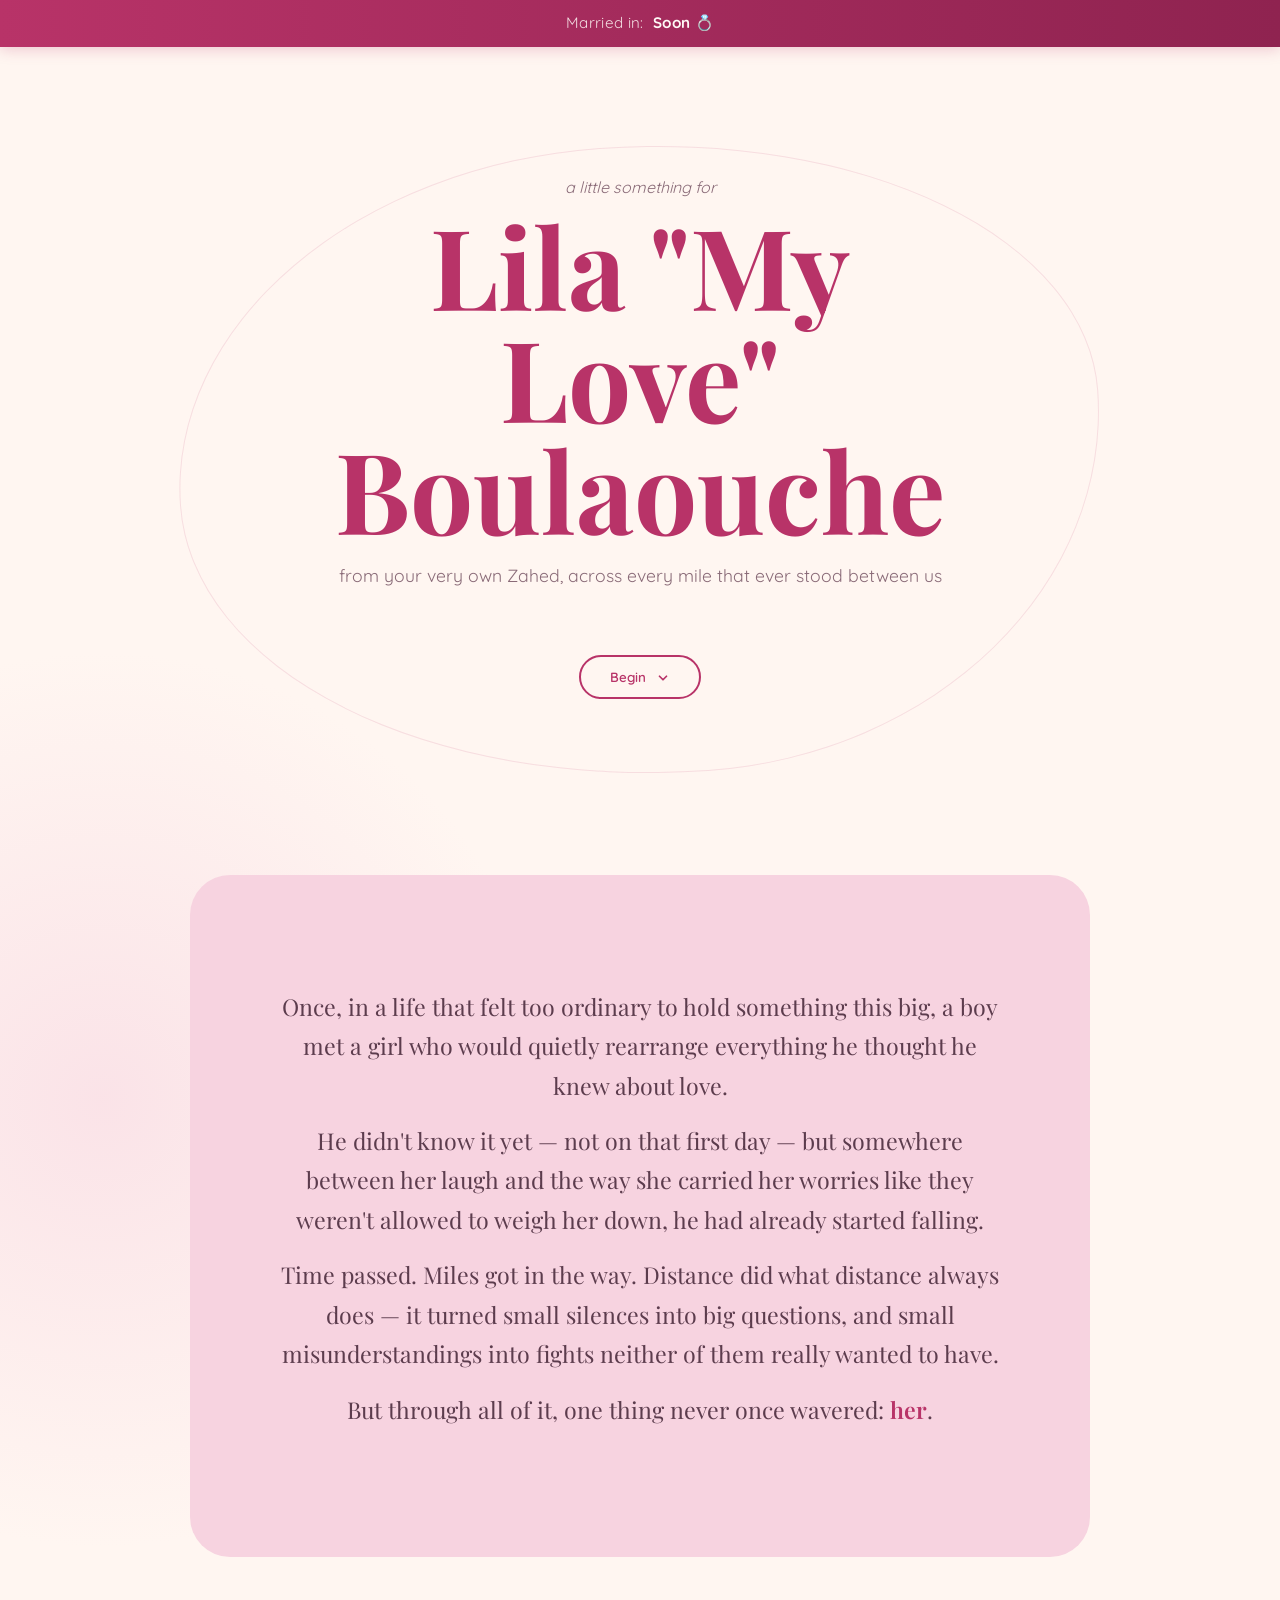
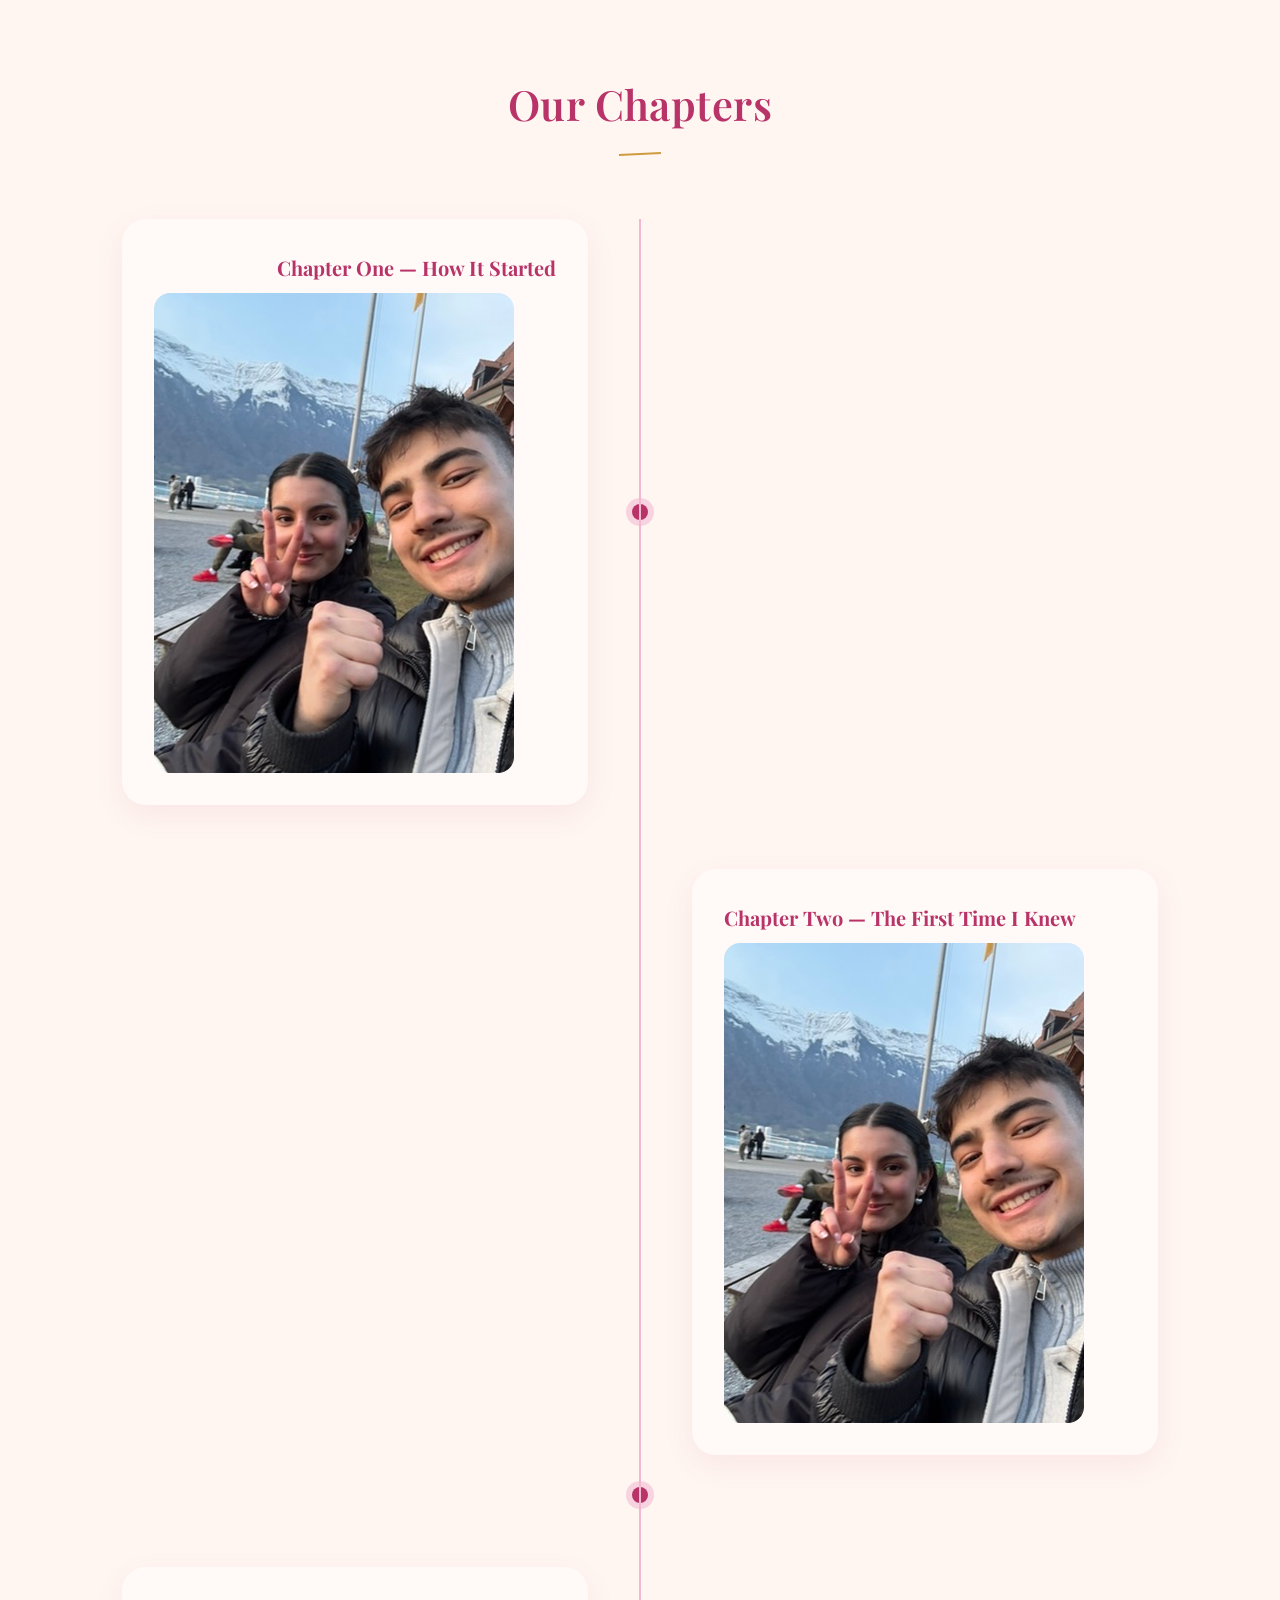
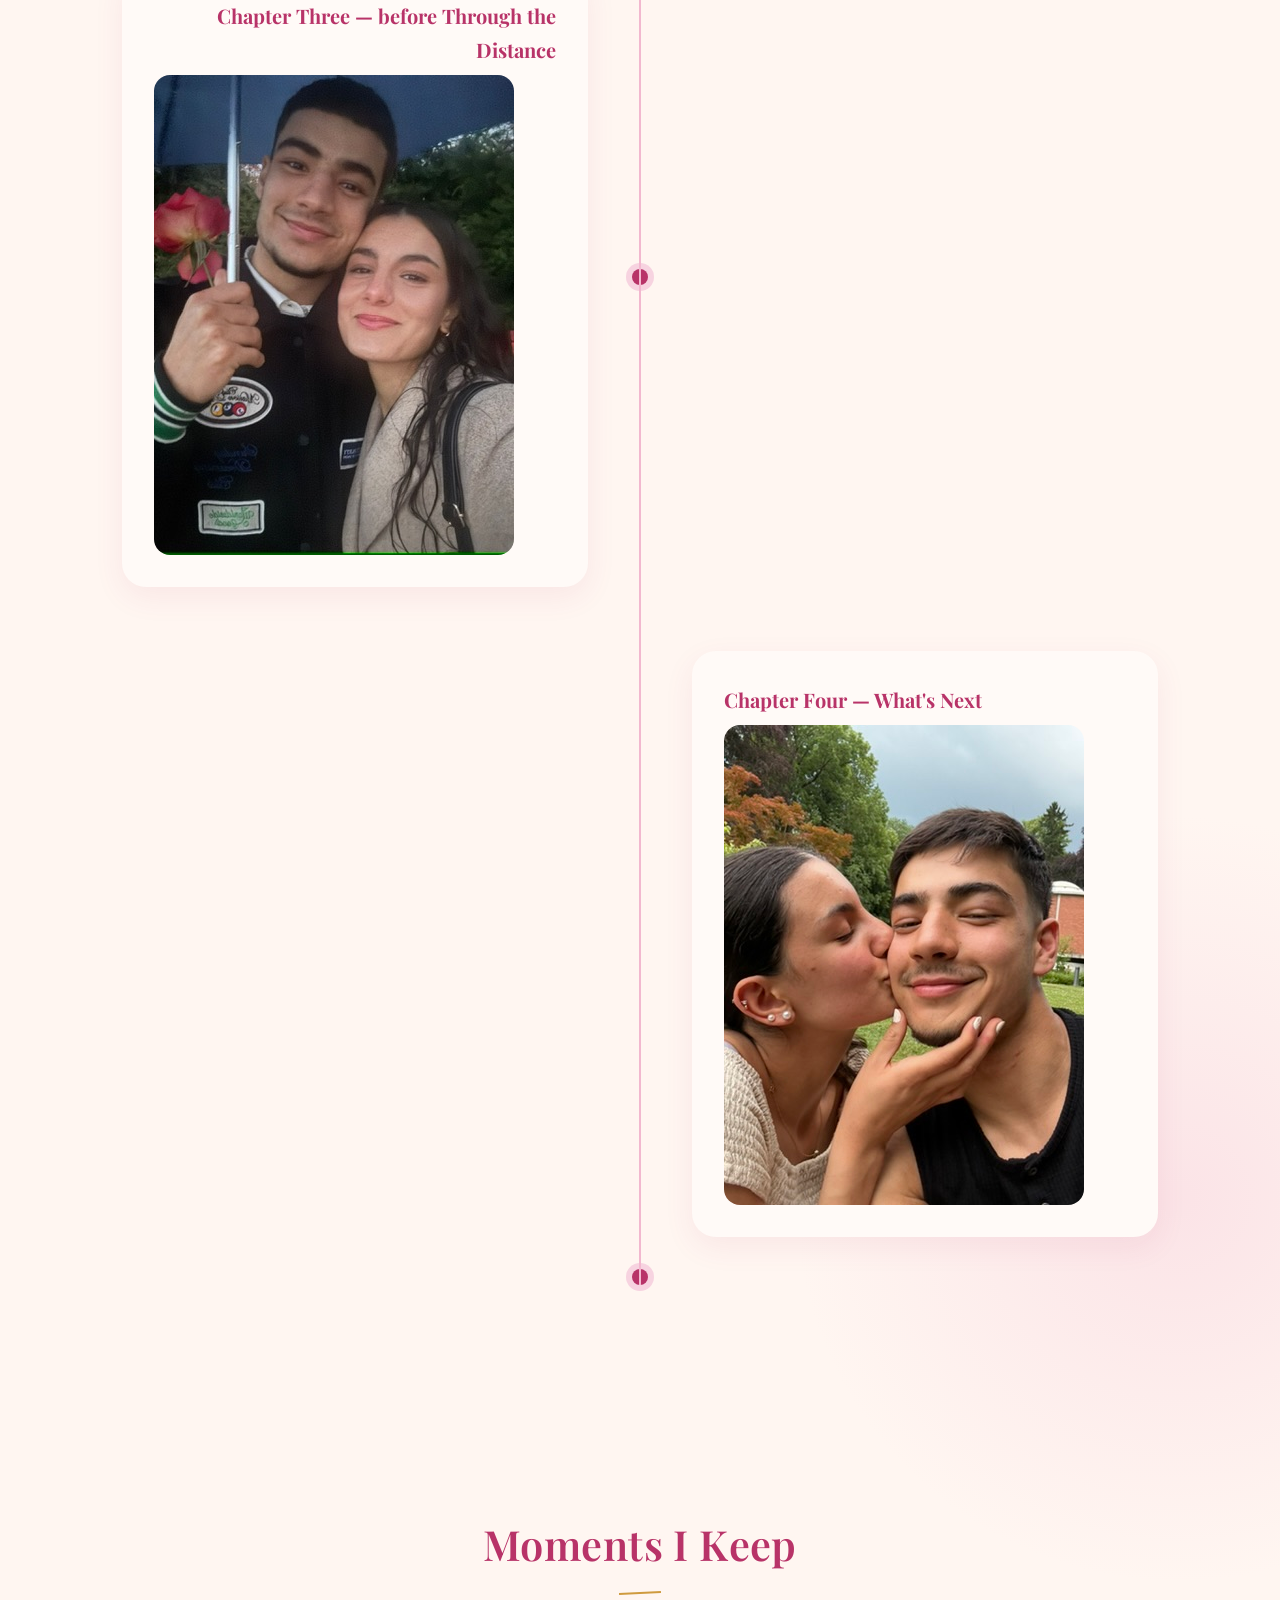
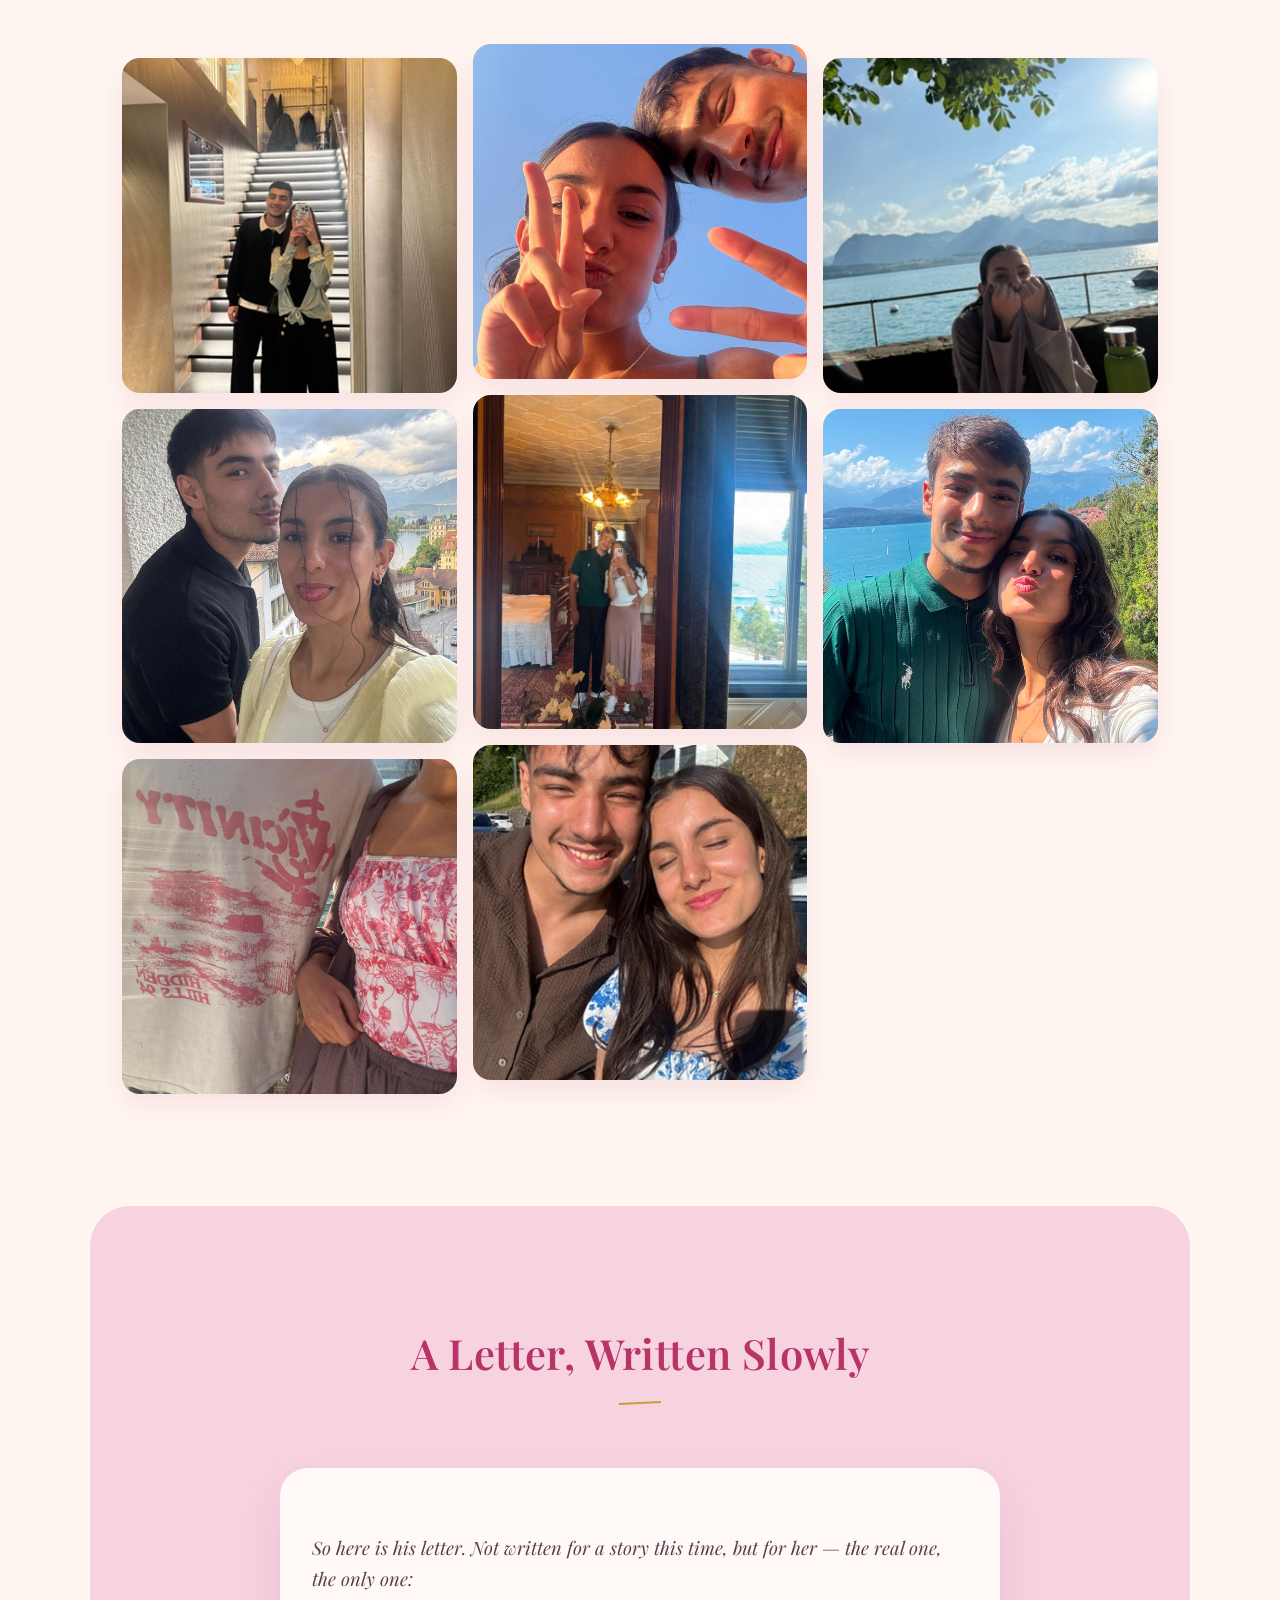
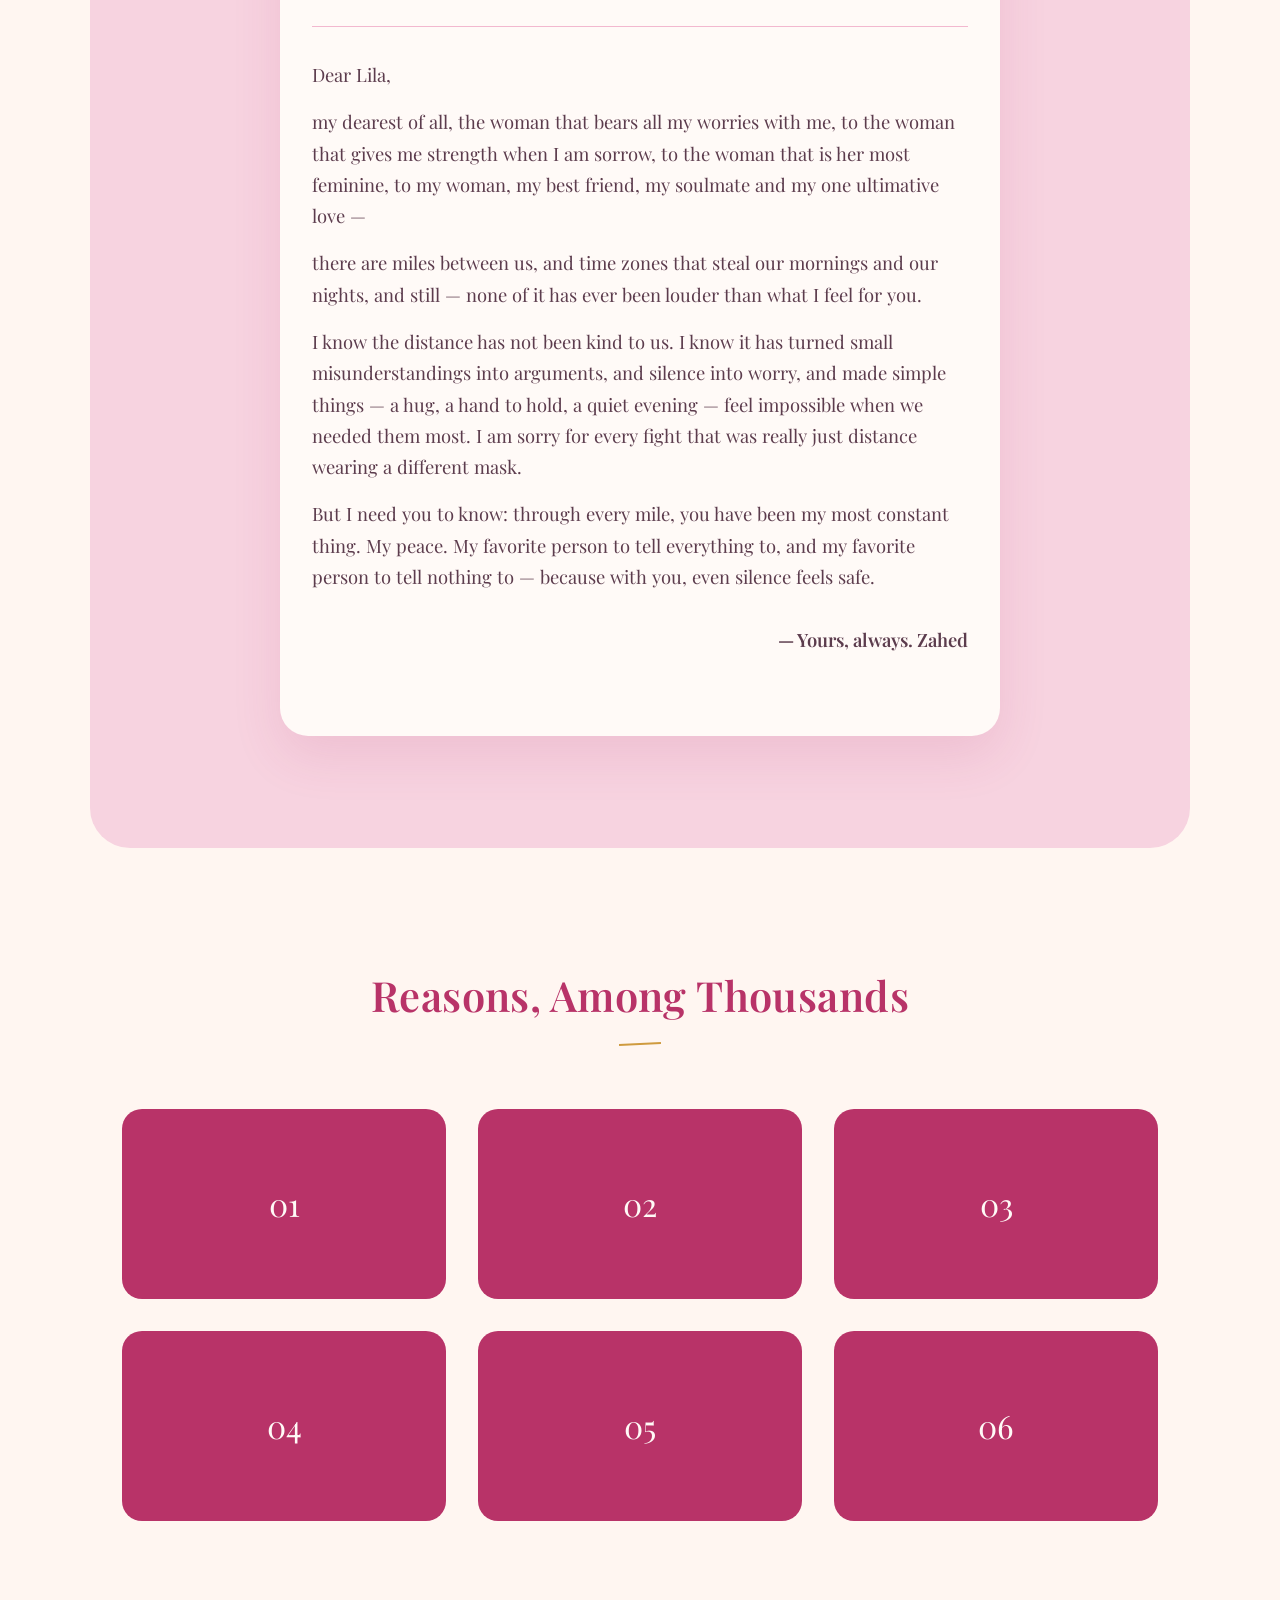
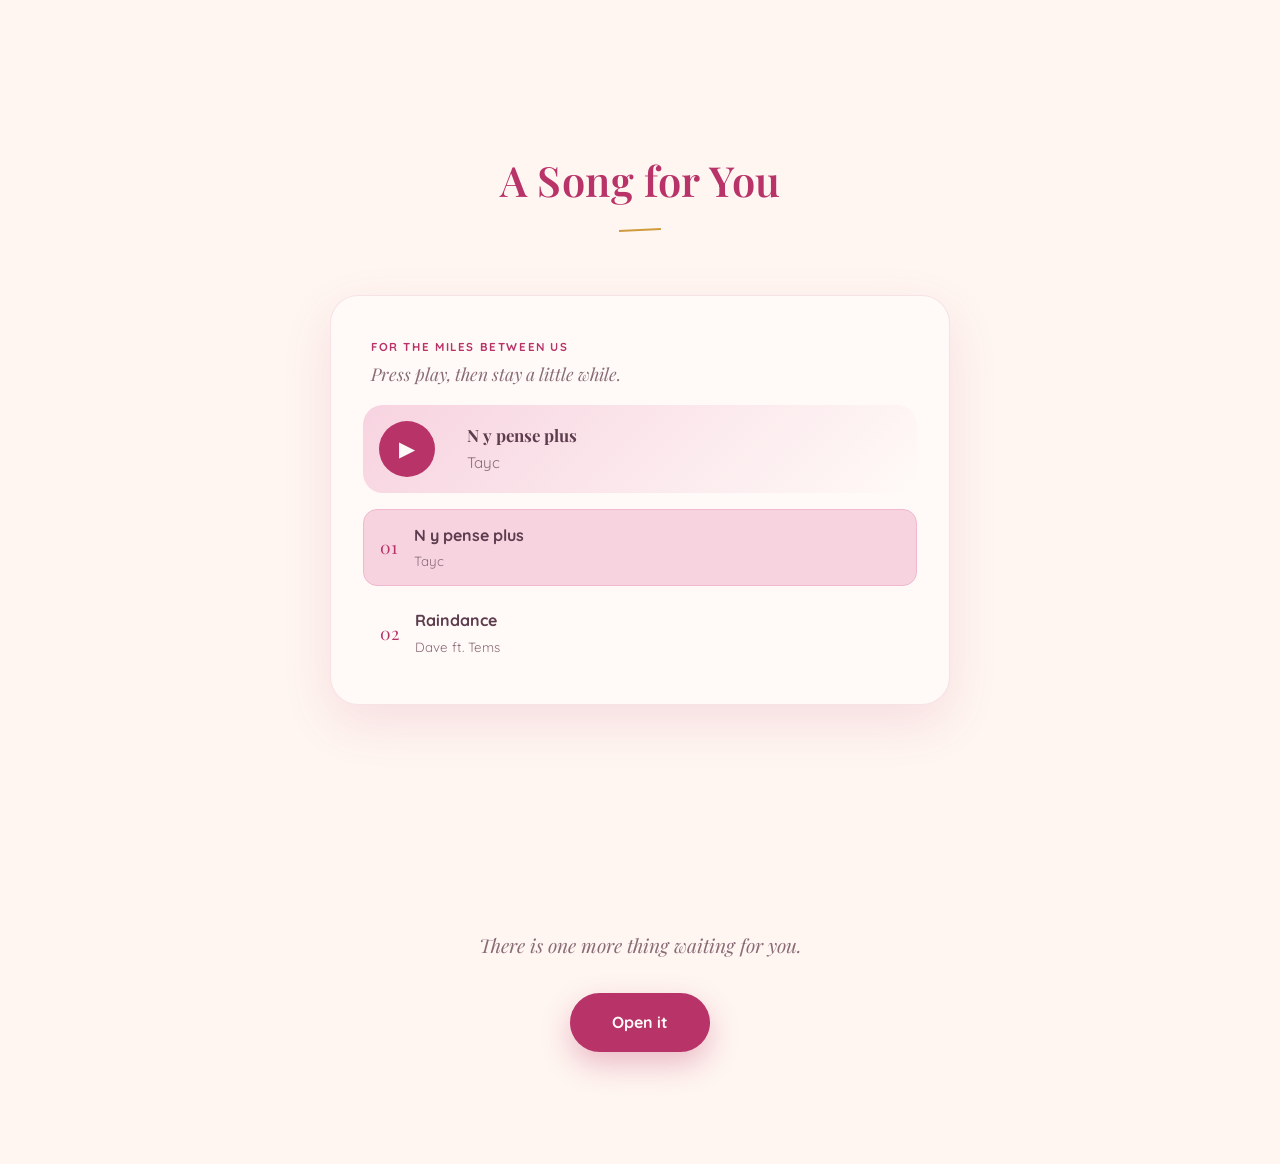
<file: index.html>
<!DOCTYPE html>
<html lang="en">
<head>
<meta charset="UTF-8" />
<meta name="viewport" content="width=device-width, initial-scale=1.0" />
<title>For Lila</title>


<!-- Google Fonts: Playfair Display (romantic serif headings) + Quicksand (soft rounded body text) -->
<link rel="preconnect" href="https://fonts.googleapis.com">
<link rel="preconnect" href="https://fonts.gstatic.com" crossorigin>
<link href="https://fonts.googleapis.com/css2?family=Playfair+Display:wght@500;600;700&family=Quicksand:wght@400;500;600;700&display=swap" rel="stylesheet">

<link rel="stylesheet" href="style.css" />
</head>
<body>

  <!-- Floating hearts drawn on this canvas by script.js — purely decorative -->
  <canvas id="hearts-canvas"></canvas>

  <!-- STICKY COUNTDOWN BAR -->
  <div class="countdown-bar">
    <span class="countdown-label">Married in:</span>

    <span class="countdown-value" id="countdown-value">Soon 💍</span>
  </div>

  <!-- ============================== HERO ============================== -->
  <section id="hero" class="section hero">
    <div class="hero-content">
      <p class="hero-eyebrow">a little something for</p>
      <h1 class="hero-name">Lila "My Love" Boulaouche</h1>
      <p class="hero-sub">from your very own Zahed, across every mile that ever stood between us</p>
      <button class="scroll-cue" onclick="document.getElementById('story').scrollIntoView({behavior:'smooth'})">
        Begin
        <svg width="14" height="14" viewBox="0 0 24 24" fill="none" stroke="currentColor" stroke-width="3">
          <path d="M6 9l6 6 6-6" stroke-linecap="round" stroke-linejoin="round"/>
        </svg>
      </button>
    </div>
  </section>

  <!-- ============================== STORY ============================== -->
  <section id="story" class="section story">
    <div class="story-text reveal">
      <p>Once, in a life that felt too ordinary to hold something this big, a boy met a girl who would quietly rearrange everything he thought he knew about love.</p>
      <p>He didn't know it yet — not on that first day — but somewhere between her laugh and the way she carried her worries like they weren't allowed to weigh her down, he had already started falling.</p>
      <p>Time passed. Miles got in the way. Distance did what distance always does — it turned small silences into big questions, and small misunderstandings into fights neither of them really wanted to have.</p>
      <p>But through all of it, one thing never once wavered: <span class="story-highlight">her</span>.</p>
    </div>
  </section>


  <section id="timeline" class="section timeline">
    <h2 class="section-title">Our Chapters</h2>
    <div class="timeline-track">

      <div class="timeline-item">
        <div class="timeline-card reveal">
          <h3>Chapter One — How It Started</h3>
          <img src="images/First_Date_Lila.jpeg" alt="How we met" class="timeline-photo" />
        </div>
        <div class="timeline-dot"></div>
      </div>

      <div class="timeline-item">
        <div class="timeline-card reveal">
          <h3>Chapter Two — The First Time I Knew</h3>
          <img src="images/First_Date_Lila.jpeg" alt="A memory" class="timeline-photo" />
        </div>
        <div class="timeline-dot"></div>
      </div>

      <div class="timeline-item">
        <div class="timeline-card reveal">
          <h3>Chapter Three — before Through the Distance</h3>
          <img src="images/Bern Date.jpeg" alt="A memory" class="timeline-photo" />
        </div>
        <div class="timeline-dot"></div>
      </div>

      <div class="timeline-item">
        <div class="timeline-card reveal">
          <h3>Chapter Four — What's Next</h3>
          <img src="images/Kiss Zahed 1.jpeg" alt="A memory" class="timeline-photo" />
        </div>
        <div class="timeline-dot"></div>
      </div>

    </div>
  </section>


  <section id="gallery" class="section gallery">
    <h2 class="section-title">Moments I Keep</h2>
    <div class="gallery-grid">
      <div class="gallery-item reveal"><img src="images/Bern Date 2.jpeg" alt="A memory from Bern"></div>
      <div class="gallery-item reveal"><img src="images/Cute Couple Zahed Lila.jpeg" alt="A favorite photo together"></div>
      <div class="gallery-item reveal"><img src="images/Cute Lila.jpeg" alt="Lila smiling"></div>
      <div class="gallery-item reveal"><img src="images/Cute Zahed Lila.jpeg" alt="A sweet moment together"></div>
      <div class="gallery-item reveal"><img src="images/Date last one old money.jpeg" alt="A date together"></div>
      <div class="gallery-item reveal"><img src="images/Favorite.jpeg" alt="A favorite memory"></div>
      <div class="gallery-item reveal"><img src="images/Matching.jpeg" alt="Matching together"></div>
      <div class="gallery-item reveal"><img src="images/Normal_Date.jpeg" alt="A normal date together"></div>
    </div>
  </section>

  <!-- ============================== LOVE LETTER ============================== -->
  <section id="letter" class="section letter">
    <h2 class="section-title">A Letter, Written Slowly</h2>
    <div class="letter-card">
      <p class="letter-story reveal">So here is his letter. Not written for a story this time, but for her — the real one, the only one:</p>

      <p class="reveal">Dear Lila,</p>
      <p class="reveal">my dearest of all, the woman that bears all my worries with me, to the woman that gives me strength when I am sorrow, to the woman that is her most feminine, to my woman, my best friend, my soulmate and my one ultimative love —</p>
      <p class="reveal">there are miles between us, and time zones that steal our mornings and our nights, and still — none of it has ever been louder than what I feel for you.</p>
      <p class="reveal">I know the distance has not been kind to us. I know it has turned small misunderstandings into arguments, and silence into worry, and made simple things — a hug, a hand to hold, a quiet evening — feel impossible when we needed them most. I am sorry for every fight that was really just distance wearing a different mask.</p>
      <p class="reveal">But I need you to know: through every mile, you have been my most constant thing. My peace. My favorite person to tell everything to, and my favorite person to tell nothing to — because with you, even silence feels safe.</p>
      <p class="letter-signature reveal">— Yours, always. Zahed</p>
    </div>
  </section>

  <!-- ============================== REASONS (FLIP CARDS) ============================== -->
  <!-- REPLACE: each card's front number is just decorative — put your real
       reason on the back (.flip-back). Click or tap a card to flip it. -->
  <section id="reasons" class="section reasons">
    <h2 class="section-title">Reasons, Among Thousands</h2>
    <div class="flip-grid">

      <div class="flip-card" tabindex="0">
        <div class="flip-inner">
          <div class="flip-front">01</div>
          <div class="flip-back">I love you for your kindness and patience.</div>
        </div>
      </div>

      <div class="flip-card" tabindex="0">
        <div class="flip-inner">
          <div class="flip-front">02</div>
          <div class="flip-back">I love you for your unwavering support and encouragement.</div>
        </div>
      </div>

      <div class="flip-card" tabindex="0">
        <div class="flip-inner">
          <div class="flip-front">03</div>
          <div class="flip-back">I love you for your sense of humor and the joy you bring into my life.</div>
        </div>
      </div>

      <div class="flip-card" tabindex="0">
        <div class="flip-inner">
          <div class="flip-front">04</div>
          <div class="flip-back">I love you for your intelligence and the way you challenge me to grow.</div>
        </div>
      </div>

      <div class="flip-card" tabindex="0">
        <div class="flip-inner">
          <div class="flip-front">05</div>
          <div class="flip-back">I love you for your creativity and the beauty you add to the world.</div>
        </div>
      </div>

      <div class="flip-card" tabindex="0">
        <div class="flip-inner">
          <div class="flip-front">06</div>
          <div class="flip-back">I love you, because you are yourself.</div>
        </div>
      </div>

    </div>
  </section>

  <section id="music" class="section music">
    <h2 class="section-title">A Song for You</h2>
    <div class="music-player" id="music-player">
      <div class="music-heading">
        <span class="music-kicker">For the miles between us</span>
        <p>Press play, then stay a little while.</p>
      </div>
      <audio id="audio" loop></audio>
      <div class="music-controls">
        <button id="play-btn" aria-label="Play song">▶</button>
        <div class="music-info" id="music-info">
          <strong>N y pense plus</strong>
          <span>Tayc</span>
        </div>
        <div class="eq-bars"><span></span><span></span><span></span></div>
      </div>
      <div class="music-track-list" aria-label="Choose a song">
        <button class="music-track is-selected" type="button" data-src="music/Tayc - N y pense plus.mp3" data-title="N y pense plus" data-artist="Tayc">
          <span class="track-number">01</span><span><strong>N y pense plus</strong><small>Tayc</small></span>
        </button>
        <button class="music-track" type="button" data-src="music/Raindance _best part_ (Dave ft tems) - (320 Kbps).mp3" data-title="Raindance" data-artist="Dave ft. Tems">
          <span class="track-number">02</span><span><strong>Raindance</strong><small>Dave ft. Tems</small></span>
        </button>
      </div>
    </div>
  </section>

  <section id="finale-cta" class="section finale-cta">
    <p class="finale-text reveal">There is one more thing waiting for you.</p>
    <a href="flower.html" class="finale-button">Open it</a>
  </section>

  <script src="script.js"></script>
</body>
</html>
</file>
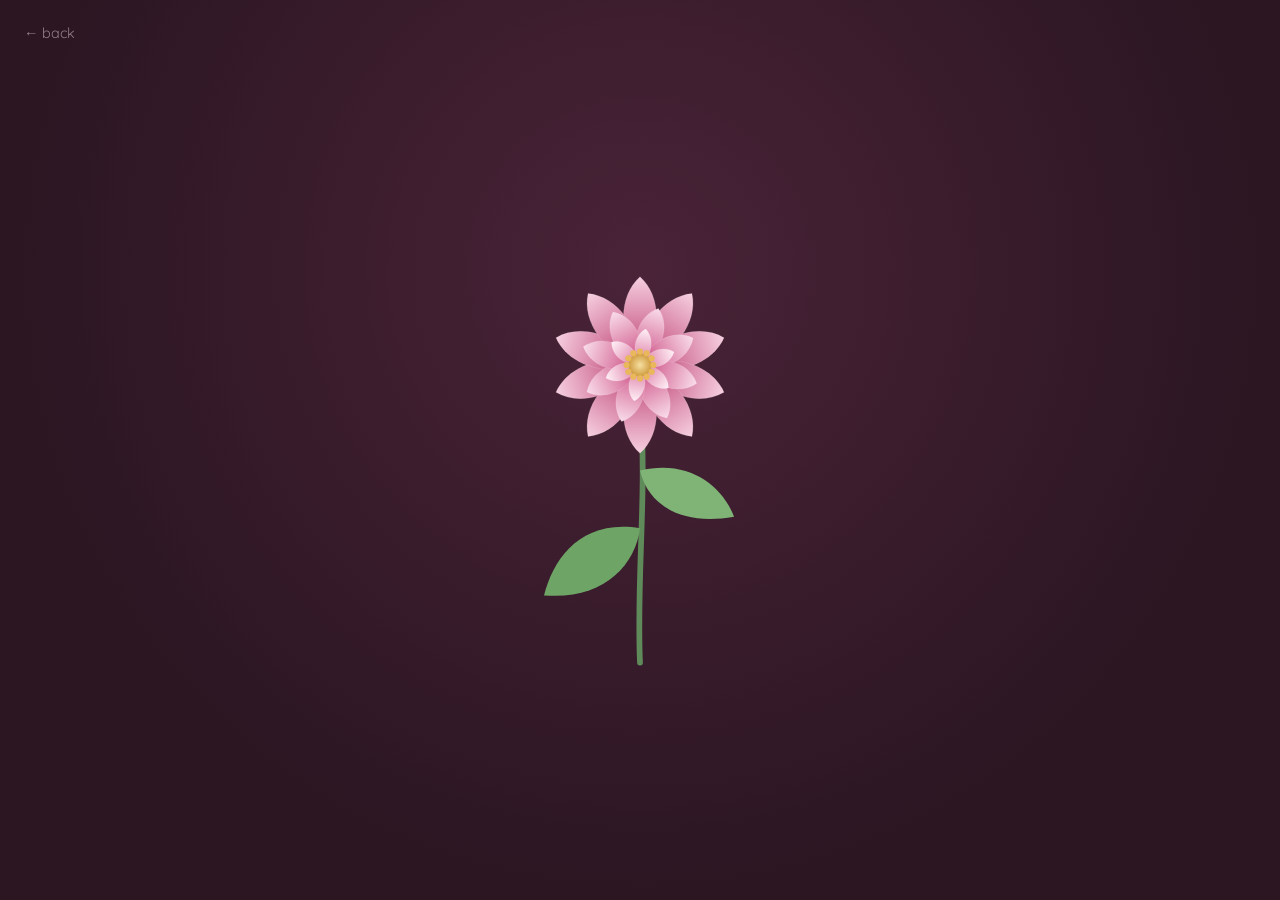
<file: flower.html>
<!DOCTYPE html>
<html lang="en">
<head>
<meta charset="UTF-8" />
<meta name="viewport" content="width=device-width, initial-scale=1.0" />
<title>For Lila — The Flower</title>

<!--
  ============================================================================
  WHAT THIS PAGE IS
  ============================================================================
  This is the "one more thing" page linked at the end of index.html.

  The flower is NOT a generic rose/tulip clipart — it's a hand-built,
  layered peony, drawn entirely in SVG and grown petal-by-petal with CSS
  animation, then given one full spin, before the closing line fades in.
  Peonies were chosen deliberately: in flower symbolism they represent
  romance, honor, and a bond that lasts — fitting for a "one more mile"
  kind of love.

  HOW TO CUSTOMIZE:
  - The closing text is in the <h1 id="flower-text"> tag below.
  - Petal counts, colors, and timing are all controlled from flower.js —
    look for the CONFIG block at the top of that file.
  ============================================================================
-->

<link rel="preconnect" href="https://fonts.googleapis.com">
<link rel="preconnect" href="https://fonts.gstatic.com" crossorigin>
<link href="https://fonts.googleapis.com/css2?family=Playfair+Display:ital,wght@0,600;1,500&family=Quicksand:wght@400;500&display=swap" rel="stylesheet">

<link rel="stylesheet" href="flower.css" />
</head>
<body>

  <a href="index.html" class="back-link" aria-label="Back to the letter">← back</a>

  <div class="flower-stage">
    <svg id="flower-svg" viewBox="0 0 500 620" xmlns="http://www.w3.org/2000/svg">
      <defs>
        <!-- Outer petal color: deep rose at the base fading to soft blush at the tip -->
        <linearGradient id="petalGradOuter" x1="0" y1="1" x2="0" y2="0">
          <stop offset="0%" stop-color="#b83368" />
          <stop offset="100%" stop-color="#f6cfe0" />
        </linearGradient>
        <!-- Middle layer: slightly warmer -->
        <linearGradient id="petalGradMid" x1="0" y1="1" x2="0" y2="0">
          <stop offset="0%" stop-color="#c9457c" />
          <stop offset="100%" stop-color="#f9dcea" />
        </linearGradient>
        <!-- Inner layer: palest, near the golden heart -->
        <linearGradient id="petalGradInner" x1="0" y1="1" x2="0" y2="0">
          <stop offset="0%" stop-color="#d9709e" />
          <stop offset="100%" stop-color="#fff0f6" />
        </linearGradient>
        <radialGradient id="heartGlow" cx="50%" cy="50%" r="50%">
          <stop offset="0%" stop-color="#f6dfa1" />
          <stop offset="100%" stop-color="#cf9b3f" />
        </radialGradient>
      </defs>

      <!-- Stem: drawn stroke-first via stroke-dashoffset animation in CSS -->
      <path id="stem" d="M250,610 C 246,520 258,430 250,340" fill="none" stroke="#5f8a5a" stroke-width="6" stroke-linecap="round" />

      <!-- Two simple leaves along the stem, faded/scaled in via CSS -->
      <path id="leaf-left" class="leaf" d="M250,470 C 190,460 160,500 150,540 C 210,545 245,510 250,470 Z" fill="#6ea566" />
      <path id="leaf-right" class="leaf" d="M250,410 C 300,398 335,425 348,458 C 292,468 258,445 250,410 Z" fill="#7fb476" />

      <!-- Flower head: petal layers are generated by flower.js and appended
           into these three empty groups, all centered on (250, 300).
           They're wrapped in #flower-head-group so the finale "spin" only
           rotates the bloom itself, never the stem. -->
      <g id="flower-head-group">
        <g id="petals-outer"></g>
        <g id="petals-mid"></g>
        <g id="petals-inner"></g>
        <!-- Flower heart / stamens, also generated by flower.js -->
        <g id="flower-heart"></g>
      </g>
    </svg>
  </div>

  <h1 id="flower-text" class="flower-text">For the woman that deserves the most flowers but I am not able to give it due to the distance and restrictions.</h1>

  <script src="flower.js"></script>
</body>
</html>
</file>
<file: style.css>
/* ==========================================================================
   LILA'S SITE — MAIN STYLESHEET
   ==========================================================================
   HOW TO CUSTOMIZE:
   - All colors live in the :root variables below. Change a value there and
     it updates everywhere on the site.
   - Section-by-section styles are grouped and labeled with big comment
     headers so you can jump straight to what you want to edit.
   - Search for "REPLACE" comments — those mark spots you'll likely want
     to personalize (text, image counts, etc.).
   ========================================================================== */

/* --------------------------------------------------------------------------
   1. DESIGN TOKENS — change these to re-theme the whole site
   -------------------------------------------------------------------------- */
:root {
  /* Colors */
  --cream: #fff6f1;           /* page background */
  --blush: #f7d3e0;           /* soft pink section backgrounds */
  --blush-deep: #f2b8cf;      /* slightly deeper pink, used for cards */
  --rose: #b83368;            /* primary accent — headings, buttons */
  --rose-deep: #8f2350;       /* hover / pressed state of rose */
  --plum: #5c3c4d;            /* main body text color (soft dark plum, not black) */
  --plum-soft: #8a6b78;       /* secondary / muted text */
  --gold: #cf9b3f;            /* small sparkle / detail accent */
  --white: #fffaf7;

  /* Typography */
  --font-display: "Playfair Display", "Iowan Old Style", serif;
  --font-body: "Quicksand", "Segoe UI", sans-serif;

  /* Spacing rhythm */
  --space-xs: 0.5rem;
  --space-sm: 1rem;
  --space-md: 2rem;
  --space-lg: 4rem;
  --space-xl: 7rem;

  /* Shared timing */
  --ease-soft: cubic-bezier(0.22, 1, 0.36, 1);
}

/* Respect users who prefer less motion */
@media (prefers-reduced-motion: reduce) {
  *, *::before, *::after {
    animation-duration: 0.001ms !important;
    animation-iteration-count: 1 !important;
    transition-duration: 0.001ms !important;
    scroll-behavior: auto !important;
  }
}

/* --------------------------------------------------------------------------
   2. RESET & BASE
   -------------------------------------------------------------------------- */
* { box-sizing: border-box; margin: 0; padding: 0; }

html {
  scroll-behavior: smooth;
}

body {
  font-family: var(--font-body);
  background:
    radial-gradient(circle at 8% 12%, rgba(247, 211, 224, 0.55), transparent 28rem),
    radial-gradient(circle at 92% 48%, rgba(242, 184, 207, 0.3), transparent 24rem),
    var(--cream);
  color: var(--plum);
  line-height: 1.7;
  overflow-x: hidden;
  -webkit-font-smoothing: antialiased;
}

img { max-width: 100%; display: block; }

a { color: inherit; text-decoration: none; }

:focus-visible {
  outline: 2px solid var(--rose);
  outline-offset: 3px;
}

.section {
  position: relative;
  padding: var(--space-xl) var(--space-md);
  max-width: 1100px;
  margin: 0 auto;
}

.section-title {
  font-family: var(--font-display);
  font-size: clamp(1.8rem, 4vw, 2.6rem);
  color: var(--rose);
  text-align: center;
  margin-bottom: var(--space-lg);
  font-weight: 600;
  letter-spacing: 0.01em;
}
.section-title::after {
  content: "";
  display: block;
  width: 42px;
  height: 2px;
  margin: 0.8rem auto 0;
  background: var(--gold);
  transform: rotate(-3deg);
}

/* Scroll-reveal utility — elements start hidden, script.js adds ".is-visible" */
.reveal {
  opacity: 0;
  transform: translateY(28px);
  transition: opacity 0.9s var(--ease-soft), transform 0.9s var(--ease-soft);
}
.reveal.is-visible {
  opacity: 1;
  transform: translateY(0);
}

/* --------------------------------------------------------------------------
   3. FLOATING HEARTS CANVAS (background ambience, drawn by script.js)
   -------------------------------------------------------------------------- */
#hearts-canvas {
  position: fixed;
  inset: 0;
  width: 100%;
  height: 100%;
  z-index: 0;
  pointer-events: none;
}

/* Every section sits above the canvas */
.section, .countdown-bar { position: relative; z-index: 1; }

/* --------------------------------------------------------------------------
   4. COUNTDOWN BAR (sticky, top of page)
   -------------------------------------------------------------------------- */
.countdown-bar {
  position: sticky;
  top: 0;
  z-index: 20;
  display: flex;
  justify-content: center;
  align-items: center;
  gap: 0.6rem;
  padding: 0.65rem 1rem;
  background: linear-gradient(90deg, var(--rose), var(--rose-deep));
  color: var(--white);
  font-family: var(--font-body);
  font-size: 0.95rem;
  letter-spacing: 0.02em;
  box-shadow: 0 2px 14px rgba(184, 51, 104, 0.25);
}
.countdown-label { opacity: 0.85; }
.countdown-value {
  font-weight: 700;
  animation: pulseSoft 2.4s ease-in-out infinite;
}
@keyframes pulseSoft {
  0%, 100% { transform: scale(1); }
  50% { transform: scale(1.08); }
}

/* --------------------------------------------------------------------------
   5. HERO
   -------------------------------------------------------------------------- */
.hero {
  min-height: 92vh;
  display: flex;
  align-items: center;
  justify-content: center;
  text-align: center;
  padding-top: var(--space-lg);
}
.hero::before {
  content: "";
  position: absolute;
  inset: 12% 8%;
  z-index: -1;
  border: 1px solid rgba(184, 51, 104, 0.12);
  border-radius: 48% 52% 45% 55% / 52% 44% 56% 48%;
  transform: rotate(-4deg);
}
.hero-content { max-width: 640px; }
.hero-eyebrow {
  font-size: 1rem;
  color: var(--plum-soft);
  margin-bottom: var(--space-xs);
  font-style: italic;
}
.hero-name {
  font-family: var(--font-display);
  font-size: clamp(3.5rem, 12vw, 7rem);
  color: var(--rose);
  line-height: 1;
  /* REPLACE: change "Lila" in index.html, not here — this just styles it */
}
.hero-sub {
  margin-top: var(--space-sm);
  color: var(--plum-soft);
  font-size: 1.1rem;
}
.scroll-cue {
  margin-top: var(--space-lg);
  background: none;
  border: 2px solid var(--rose);
  color: var(--rose);
  font-family: var(--font-body);
  font-weight: 600;
  padding: 0.75rem 1.8rem;
  border-radius: 999px;
  cursor: pointer;
  transition: background 0.3s var(--ease-soft), color 0.3s var(--ease-soft), transform 0.3s var(--ease-soft);
}
.scroll-cue:hover {
  background: var(--rose);
  color: var(--white);
  transform: translateY(-2px);
}
.scroll-cue svg { display: inline-block; margin-left: 0.4rem; vertical-align: -3px; animation: bounceDown 1.6s ease-in-out infinite; }
@keyframes bounceDown {
  0%, 100% { transform: translateY(0); }
  50% { transform: translateY(5px); }
}

/* --------------------------------------------------------------------------
   6. STORY (fairytale opening)
   -------------------------------------------------------------------------- */
.story {
  background: var(--blush);
  border-radius: 40px;
  max-width: 900px;
}
.story-text {
  font-family: var(--font-display);
  font-size: clamp(1.1rem, 2.2vw, 1.45rem);
  color: var(--plum);
  text-align: center;
  max-width: 720px;
  margin: 0 auto;
}
.story-text p { margin-bottom: var(--space-sm); }
.story-text .story-highlight {
  color: var(--rose);
  font-weight: 600;
}

/* --------------------------------------------------------------------------
   7. TIMELINE ("Our Chapters")
   -------------------------------------------------------------------------- */
.timeline-track {
  display: flex;
  flex-direction: column;
  gap: var(--space-lg);
  position: relative;
}
.timeline-track::before {
  /* the vertical connecting line */
  content: "";
  position: absolute;
  left: 50%;
  top: 0;
  bottom: 0;
  width: 2px;
  background: var(--blush-deep);
  transform: translateX(-50%);
}
.timeline-item {
  display: grid;
  grid-template-columns: 1fr 40px 1fr;
  align-items: center;
  gap: var(--space-md);
}
.timeline-item:nth-child(even) .timeline-card { grid-column: 3; }
.timeline-item:nth-child(odd) .timeline-card { grid-column: 1; text-align: right; }
.timeline-dot {
  grid-column: 2;
  width: 16px;
  height: 16px;
  border-radius: 50%;
  background: var(--rose);
  box-shadow: 0 0 0 6px var(--blush);
  justify-self: center;
}
.timeline-card {
  background: var(--white);
  border-radius: 24px;
  padding: var(--space-md);
  box-shadow: 0 10px 30px rgba(184, 51, 104, 0.08);
}
.timeline-card h3 {
  font-family: var(--font-display);
  color: var(--rose);
  margin-bottom: 0.4rem;
  font-size: 1.25rem;
}
.timeline-card p { color: var(--plum-soft); margin-bottom: var(--space-xs); }
.timeline-photo {
  border-radius: 16px;
  margin-top: var(--space-xs);
  aspect-ratio: 4 / 3;
  object-fit: cover;
  background: var(--blush); /* shows as a soft pink block until you add a real photo */
}

/* --------------------------------------------------------------------------
   8. GALLERY
   -------------------------------------------------------------------------- */
.gallery-grid {
  display: grid;
  grid-template-columns: repeat(3, 1fr);
  gap: var(--space-sm);
}
.gallery-item {
  overflow: hidden;
  border-radius: 18px;
  aspect-ratio: 1 / 1;
  background: var(--blush);
  box-shadow: 0 12px 28px rgba(184, 51, 104, 0.1);
  transition: transform 0.35s var(--ease-soft), box-shadow 0.35s var(--ease-soft);
}
.gallery-item img {
  width: 100%;
  height: 100%;
  object-fit: cover;
  transition: transform 0.5s var(--ease-soft);
}
.gallery-item:hover img { transform: scale(1.08); }
.gallery-item:hover { transform: translateY(-5px); box-shadow: 0 18px 34px rgba(184, 51, 104, 0.16); }
.gallery-item:nth-child(3n+2) { transform: translateY(-14px); } /* slight offset rhythm */

/* --------------------------------------------------------------------------
   9. LOVE LETTER
   -------------------------------------------------------------------------- */
.letter {
  background: var(--blush);
  border-radius: 40px;
}
.letter-card {
  background: var(--white);
  max-width: 720px;
  margin: 0 auto;
  padding: var(--space-lg) var(--space-md);
  border-radius: 28px;
  box-shadow: 0 20px 50px rgba(184, 51, 104, 0.12);
}
.letter-card p {
  font-family: var(--font-display);
  font-size: 1.15rem;
  margin-bottom: var(--space-sm);
  color: var(--plum);
}
.letter-story {
  font-style: italic;
  color: var(--plum-soft);
  border-bottom: 1px solid var(--blush-deep);
  padding-bottom: var(--space-md);
  margin-bottom: var(--space-md) !important;
}
.letter-signature {
  text-align: right;
  color: var(--rose);
  font-weight: 600;
  margin-top: var(--space-md);
}

/* --------------------------------------------------------------------------
   10. REASONS — FLIP CARDS
   -------------------------------------------------------------------------- */
.flip-grid {
  display: grid;
  grid-template-columns: repeat(3, 1fr);
  gap: var(--space-md);
}
.flip-card {
  perspective: 1200px;
  height: 190px;
}
.flip-inner {
  position: relative;
  width: 100%;
  height: 100%;
  transition: transform 0.7s var(--ease-soft);
  transform-style: preserve-3d;
  cursor: pointer;
}
.flip-card.is-flipped .flip-inner,
.flip-card:focus-within .flip-inner {
  transform: rotateY(180deg);
}
.flip-front, .flip-back {
  position: absolute;
  inset: 0;
  backface-visibility: hidden;
  border-radius: 20px;
  display: flex;
  align-items: center;
  justify-content: center;
  text-align: center;
  padding: var(--space-sm);
}
.flip-front {
  background: var(--rose);
  color: var(--white);
  font-family: var(--font-display);
  font-size: 2rem;
}
.flip-back {
  background: var(--white);
  color: var(--plum);
  transform: rotateY(180deg);
  font-size: 0.98rem;
  box-shadow: 0 10px 30px rgba(184, 51, 104, 0.1);
}

/* --------------------------------------------------------------------------
   11. MUSIC PLAYER
   -------------------------------------------------------------------------- */
.music-player {
  max-width: 620px;
  margin: 0 auto;
  padding: var(--space-md);
  background: var(--white);
  border: 1px solid rgba(184, 51, 104, 0.12);
  border-radius: 28px;
  box-shadow: 0 18px 50px rgba(184, 51, 104, 0.12);
}
.music-heading {
  padding: 0.25rem var(--space-xs) var(--space-sm);
}
.music-kicker {
  color: var(--rose);
  font-size: 0.72rem;
  font-weight: 700;
  letter-spacing: 0.14em;
  text-transform: uppercase;
}
.music-heading p {
  color: var(--plum-soft);
  font-family: var(--font-display);
  font-style: italic;
  font-size: 1.1rem;
}
.music-controls {
  display: flex;
  align-items: center;
  gap: var(--space-md);
  padding: var(--space-sm);
  border-radius: 20px;
  background: linear-gradient(135deg, var(--blush), var(--white));
}
#play-btn {
  width: 56px;
  height: 56px;
  border-radius: 50%;
  border: none;
  background: var(--rose);
  color: var(--white);
  font-size: 1.3rem;
  cursor: pointer;
  transition: transform 0.25s var(--ease-soft), background 0.25s var(--ease-soft);
  flex-shrink: 0;
}
#play-btn:hover { background: var(--rose-deep); transform: scale(1.06); }
.music-info { color: var(--plum-soft); font-size: 0.95rem; }
.music-info strong { color: var(--plum); display: block; font-family: var(--font-display); font-size: 1.05rem; }
.music-info span { display: block; }
.music-track-list { display: grid; gap: 0.5rem; margin-top: var(--space-sm); }
.music-track {
  display: flex;
  align-items: center;
  gap: var(--space-sm);
  width: 100%;
  padding: 0.75rem var(--space-sm);
  border: 1px solid transparent;
  border-radius: 14px;
  background: transparent;
  color: var(--plum);
  font: inherit;
  text-align: left;
  cursor: pointer;
  transition: background 0.25s ease, border-color 0.25s ease, transform 0.25s ease;
}
.music-track:hover, .music-track.is-selected { background: var(--blush); border-color: var(--blush-deep); }
.music-track:hover { transform: translateX(3px); }
.track-number { color: var(--rose); font-family: var(--font-display); font-size: 1.1rem; }
.music-track strong, .music-track small { display: block; }
.music-track small { color: var(--plum-soft); margin-top: 0.1rem; }

/* Little animated equalizer bars, shown while playing */
.eq-bars {
  display: flex;
  align-items: flex-end;
  gap: 3px;
  height: 18px;
  margin-left: auto;
}
.eq-bars span {
  width: 3px;
  background: var(--rose);
  border-radius: 2px;
  animation: eqBounce 1s ease-in-out infinite;
  opacity: 0.3;
}
.music-player.is-playing .eq-bars span { opacity: 1; }
.eq-bars span:nth-child(1) { animation-delay: 0s; }
.eq-bars span:nth-child(2) { animation-delay: 0.2s; }
.eq-bars span:nth-child(3) { animation-delay: 0.4s; }
@keyframes eqBounce {
  0%, 100% { height: 4px; }
  50% { height: 18px; }
}

/* --------------------------------------------------------------------------
   12. FINALE CTA (bottom of index.html, links to flower.html)
   -------------------------------------------------------------------------- */
.finale-cta {
  text-align: center;
  padding-bottom: var(--space-xl);
}
.finale-text {
  font-family: var(--font-display);
  font-style: italic;
  color: var(--plum-soft);
  margin-bottom: var(--space-md);
  font-size: 1.2rem;
}
.finale-button {
  display: inline-block;
  background: var(--rose);
  color: var(--white);
  font-family: var(--font-body);
  font-weight: 700;
  padding: 1rem 2.6rem;
  border-radius: 999px;
  box-shadow: 0 12px 30px rgba(184, 51, 104, 0.3);
  transition: transform 0.3s var(--ease-soft), box-shadow 0.3s var(--ease-soft);
}
.finale-button:hover {
  transform: translateY(-3px);
  box-shadow: 0 16px 36px rgba(184, 51, 104, 0.4);
}

/* --------------------------------------------------------------------------
   13. RESPONSIVE — MOBILE
   -------------------------------------------------------------------------- */
@media (max-width: 720px) {
  .section { padding: var(--space-lg) var(--space-sm); }

  .timeline-track::before { left: 20px; }
  .timeline-item {
    grid-template-columns: 40px 1fr;
  }
  .timeline-dot { grid-column: 1; }
  .timeline-item:nth-child(even) .timeline-card,
  .timeline-item:nth-child(odd) .timeline-card {
    grid-column: 2;
    text-align: left;
  }

  .gallery-grid { grid-template-columns: repeat(2, 1fr); }
  .gallery-item:nth-child(3n+2) { transform: none; }

  .gallery-item:hover { transform: translateY(-3px); }

  .flip-grid { grid-template-columns: repeat(2, 1fr); }

  .music-player { flex-wrap: wrap; padding: var(--space-sm); }
}

@media (max-width: 420px) {
  .gallery-grid { grid-template-columns: repeat(2, 1fr); }
  .flip-grid { grid-template-columns: 1fr; }
}
</file>
<file: flower.css>
/* ============================================================================
   FLOWER FINALE — STYLESHEET
   ============================================================================
   This page is intentionally its own small "world" — separate fonts feel,
   separate palette mood (dreamier, dimmer) from the main site, since it's
   meant to feel like a distinct, quiet final moment.
   ============================================================================ */

:root {
  --bg-deep: #2b1622;      /* near-black plum, lets the pink glow pop */
  --bg-glow: #4a2338;
  --petal-outer: #b83368;
  --gold: #cf9b3f;
  --text-cream: #fbe9ef;
  --font-display: "Playfair Display", serif;
  --font-body: "Quicksand", sans-serif;
}

@media (prefers-reduced-motion: reduce) {
  *, *::before, *::after {
    animation-duration: 0.001ms !important;
    animation-iteration-count: 1 !important;
    transition-duration: 0.001ms !important;
  }
}

* { box-sizing: border-box; margin: 0; padding: 0; }

body {
  min-height: 100vh;
  display: flex;
  flex-direction: column;
  align-items: center;
  justify-content: center;
  gap: 2.5rem;
  padding: 3rem 1.5rem;
  background: radial-gradient(circle at 50% 30%, var(--bg-glow), var(--bg-deep) 70%);
  overflow: hidden;
  font-family: var(--font-body);
}

.back-link {
  position: fixed;
  top: 1.5rem;
  left: 1.5rem;
  color: var(--text-cream);
  opacity: 0.5;
  font-size: 0.9rem;
  text-decoration: none;
  transition: opacity 0.3s ease;
  z-index: 5;
}
.back-link:hover { opacity: 1; }

.flower-stage {
  width: min(90vw, 480px);
}

#flower-svg { width: 100%; height: auto; overflow: visible; }

/* --------------------------------------------------------------------------
   STEM & LEAVES
   -------------------------------------------------------------------------- */
#stem {
  /* stroke-dasharray/offset are set inline by flower.js once it can measure
     the real path length, then animated from full-offset to 0 */
  transition: stroke-dashoffset 3s cubic-bezier(0.65, 0, 0.35, 1);
}

.leaf {
  transform-box: fill-box;
  transform-origin: 50% 100%;
  transform: scale(0.4);
  opacity: 0;
  transition: transform 1.1s cubic-bezier(0.34, 1.56, 0.64, 1), opacity 1.1s ease;
}
.grow-started .leaf { transform: scale(1); opacity: 1; }
#leaf-left.grow-started { transition-delay: 1.1s; }
#leaf-right.grow-started { transition-delay: 1.4s; }

/* --------------------------------------------------------------------------
   PETALS (generated by flower.js — each petal gets a --delay CSS variable)
   -------------------------------------------------------------------------- */
.petal-grow {
  transform-box: fill-box;
  transform-origin: 50% 100%;
  transform: scale(0) rotate(6deg);
  opacity: 0;
  animation: petalGrow 1.15s cubic-bezier(0.34, 1.56, 0.64, 1) forwards;
  animation-delay: var(--delay, 0s);
  animation-play-state: paused;
}
.grow-started .petal-grow { animation-play-state: running; }

@keyframes petalGrow {
  0%   { transform: scale(0) rotate(6deg); opacity: 0; }
  60%  { opacity: 1; }
  100% { transform: scale(1) rotate(0deg); opacity: 1; }
}

.petal-grow path {
  stroke: rgba(255, 255, 255, 0.25);
  stroke-width: 0.5;
}

/* --------------------------------------------------------------------------
   FLOWER HEART / STAMENS
   -------------------------------------------------------------------------- */
.stamen {
  transform-box: fill-box;
  transform-origin: 50% 50%;
  transform: scale(0);
  opacity: 0;
  animation: stamenPop 0.6s ease-out forwards;
  animation-delay: var(--delay, 0s);
  animation-play-state: paused;
}
.grow-started .stamen { animation-play-state: running; }
@keyframes stamenPop {
  to { transform: scale(1); opacity: 1; }
}

/* --------------------------------------------------------------------------
   SPIN (whole bloom, triggered once growth finishes)
   -------------------------------------------------------------------------- */
#flower-head-group {
  transform-origin: 250px 300px;
}
.spin #flower-head-group {
  animation: bloomSpin 2.2s cubic-bezier(0.45, 0, 0.55, 1) forwards;
}
@keyframes bloomSpin {
  from { transform: rotate(0deg) scale(1); }
  50%  { transform: rotate(200deg) scale(1.06); }
  to   { transform: rotate(360deg) scale(1); }
}

/* --------------------------------------------------------------------------
   CLOSING TEXT
   -------------------------------------------------------------------------- */
.flower-text {
  font-family: var(--font-display);
  font-style: italic;
  font-weight: 500;
  font-size: clamp(1.15rem, 3.4vw, 1.6rem);
  color: var(--text-cream);
  text-align: center;
  max-width: 620px;
  line-height: 1.6;
  opacity: 0;
  transform: translateY(14px);
  transition: opacity 1.8s ease, transform 1.8s ease;
}
.show-text .flower-text {
  opacity: 1;
  transform: translateY(0);
}

/* A soft gold underline flourish beneath the text, drawn in once it appears */
.flower-text::after {
  content: "";
  display: block;
  width: 60px;
  height: 2px;
  margin: 1.4rem auto 0;
  background: var(--gold);
  transform: scaleX(0);
  transition: transform 1s ease 0.4s;
}
.show-text .flower-text::after { transform: scaleX(1); }
</file>
